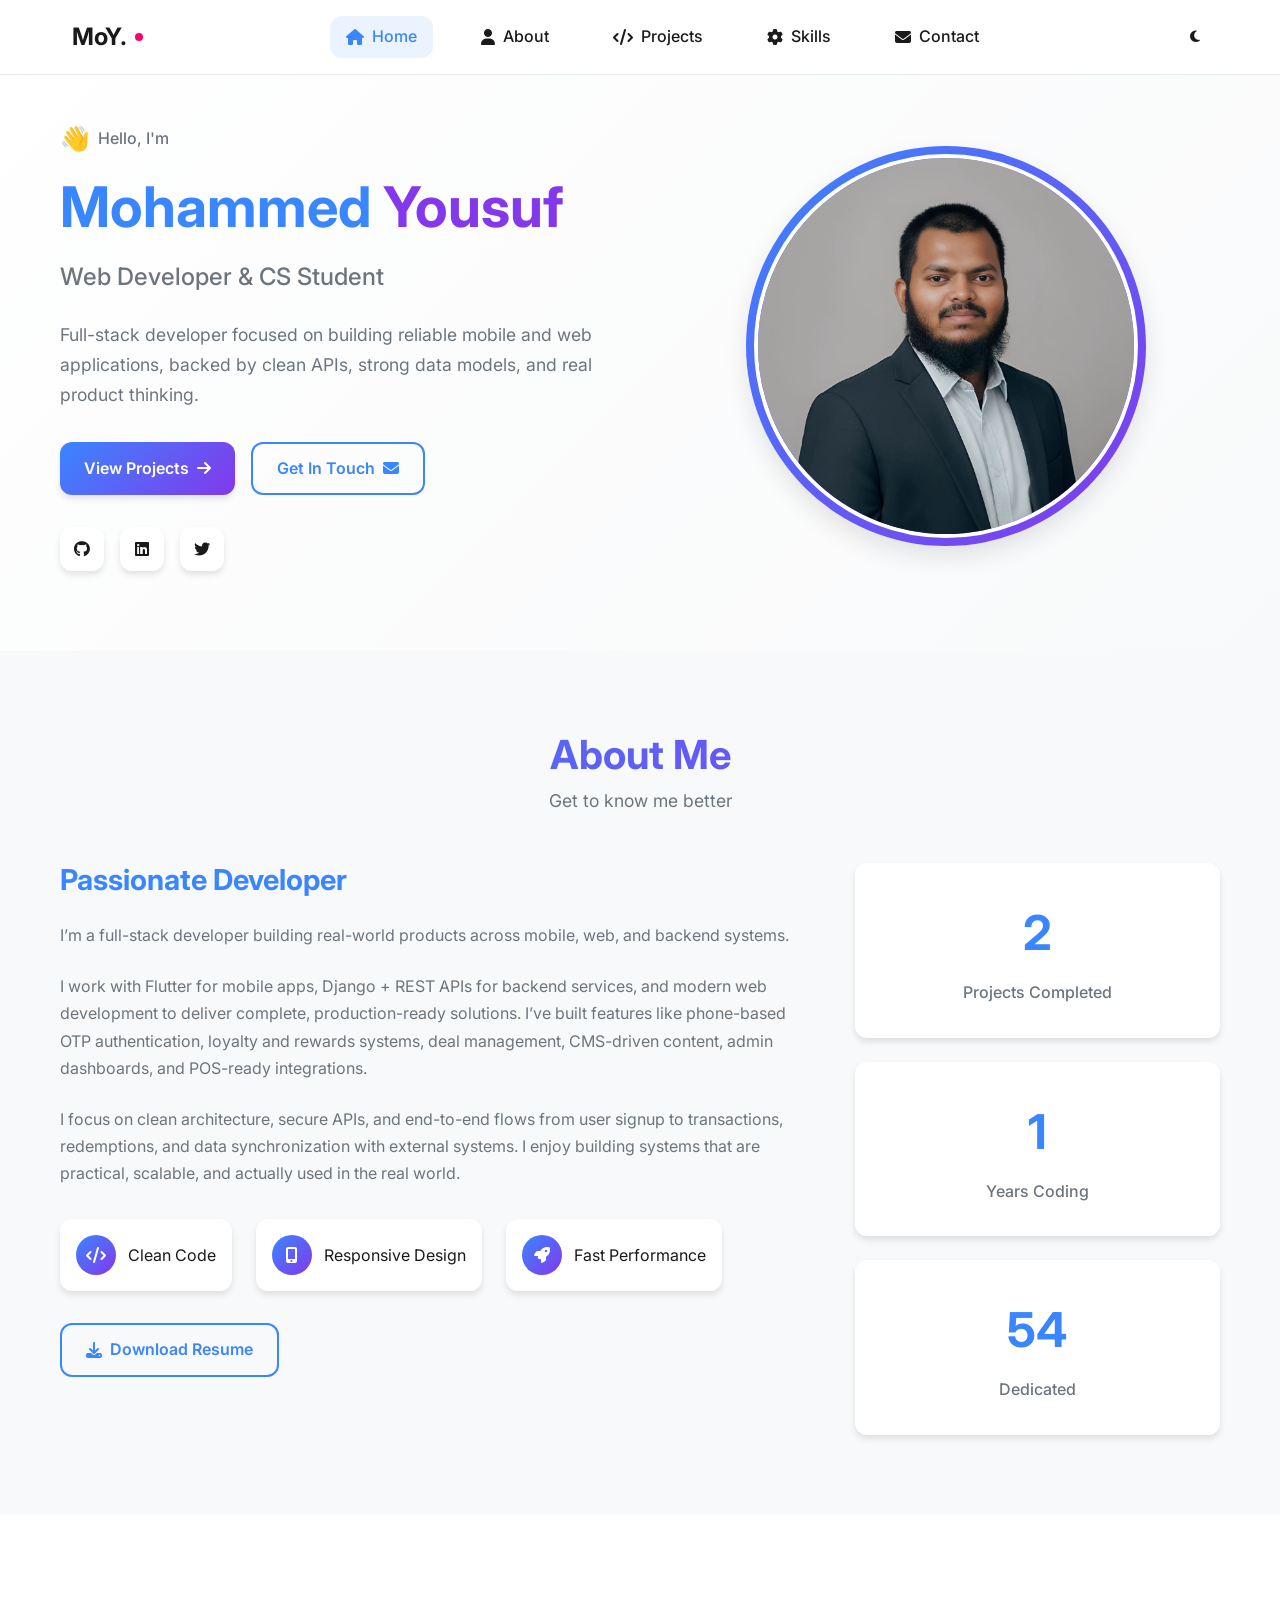
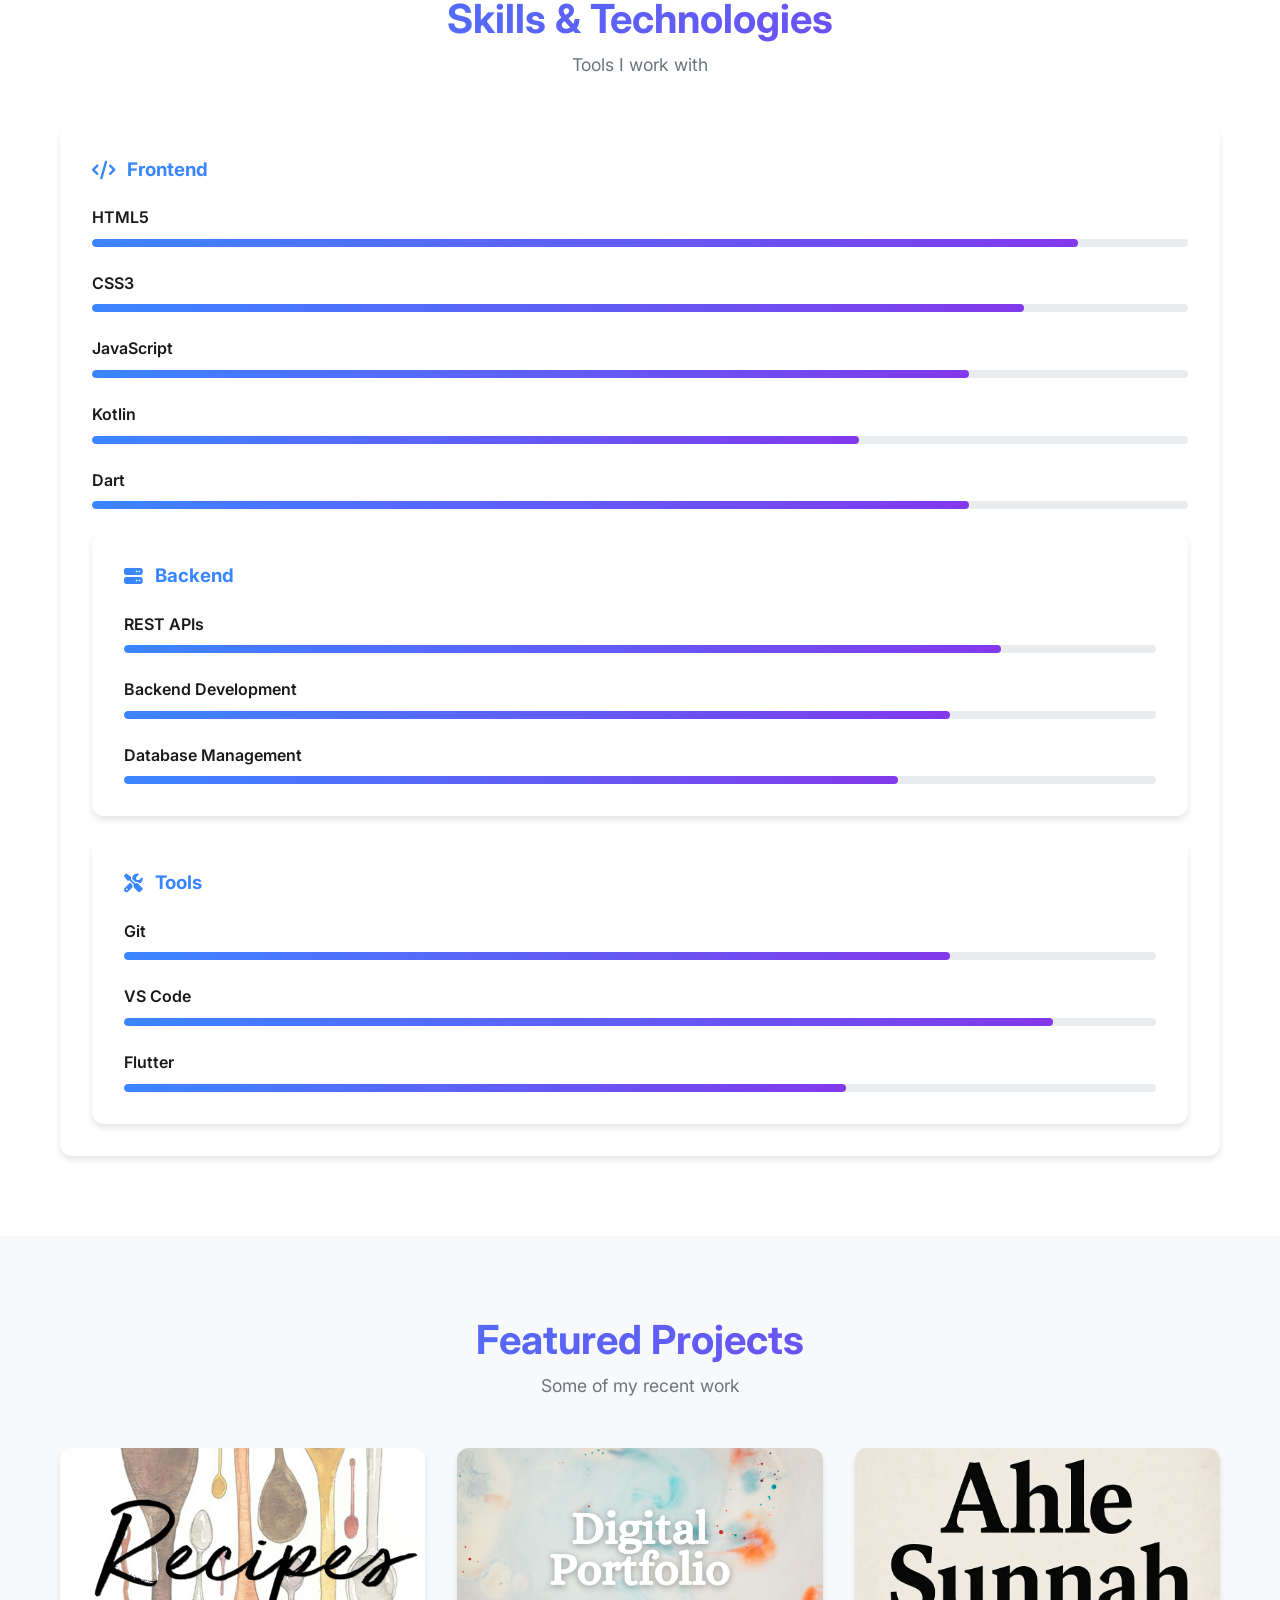
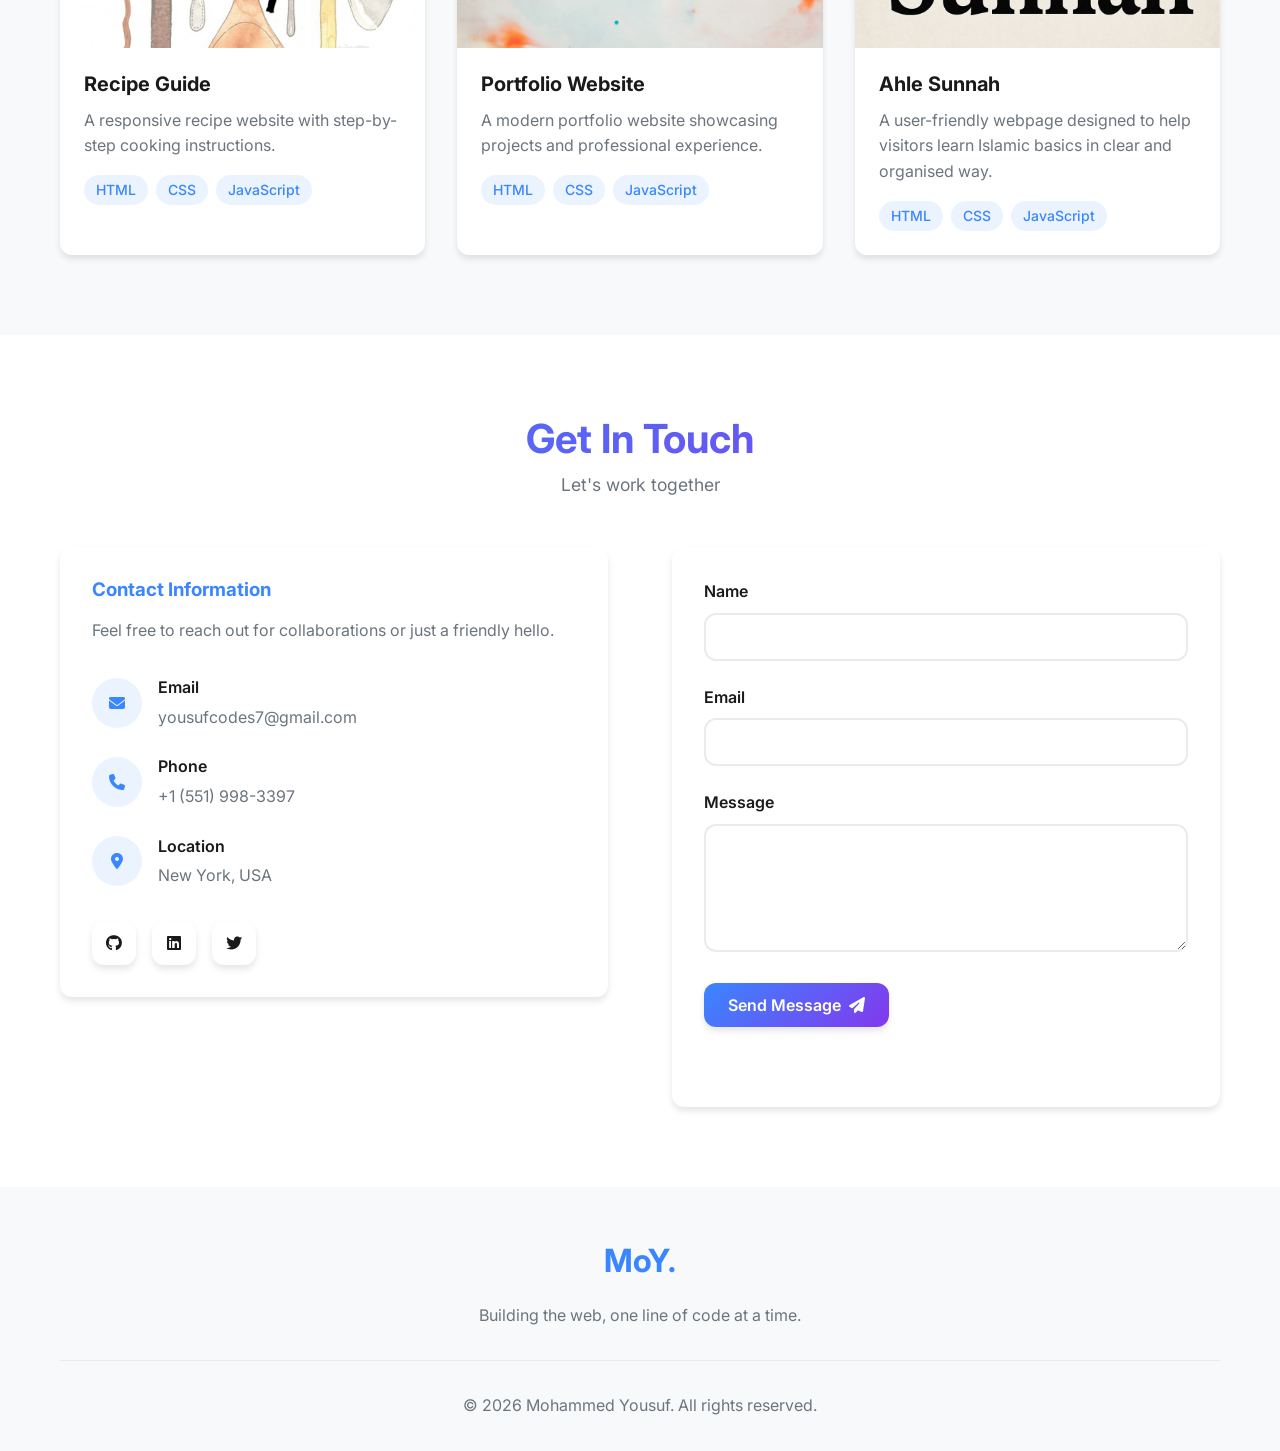
<file: index.html>
<!DOCTYPE html>
<html lang="en">
  <head>
    <meta charset="UTF-8" />
    <meta name="viewport" content="width=device-width, initial-scale=1.0" />
    <title>Yousuf Mohammed - Web Developer</title>
    <link
      href="https://fonts.googleapis.com/css2?family=Inter:wght@300;400;500;600;700&display=swap"
      rel="stylesheet"
    />
    <link
      href="https://cdnjs.cloudflare.com/ajax/libs/font-awesome/6.5.0/css/all.min.css"
      rel="stylesheet"
    />
    <link rel="stylesheet" href="style.css" />
  </head>
  <body>
    <!-- Navigation -->
    <nav class="navbar">
      <div class="nav-container">
        <div class="nav-logo">
          <span class="logo-text">MoY.</span>
          <div class="logo-dot"></div>
        </div>
        <div class="nav-menu">
          <a href="#home" class="nav-link">
            <i class="fas fa-home"></i>
            <span class="nav-text">Home</span>
          </a>
          <a href="#about" class="nav-link">
            <i class="fas fa-user"></i>
            <span class="nav-text">About</span>
          </a>
          <a href="#projects" class="nav-link">
            <i class="fas fa-code"></i>
            <span class="nav-text">Projects</span>
          </a>
          <a href="#skills" class="nav-link">
            <i class="fas fa-cog"></i>
            <span class="nav-text">Skills</span>
          </a>
          <a href="#contact" class="nav-link">
            <i class="fas fa-envelope"></i>
            <span class="nav-text">Contact</span>
          </a>
        </div>
        <div class="nav-actions">
          <button class="theme-toggle" id="themeToggle">
            <i class="fas fa-moon"></i>
          </button>
          <button class="menu-toggle" id="menuToggle">
            <span></span>
            <span></span>
            <span></span>
          </button>
        </div>
      </div>
    </nav>

    <!-- Mobile Bottom Nav -->
    <div class="mobile-nav">
      <a href="#home" class="mobile-nav-item active">
        <i class="fas fa-home"></i>
        <span>Home</span>
      </a>
      <a href="#about" class="mobile-nav-item">
        <i class="fas fa-user"></i>
        <span>About</span>
      </a>
      <a href="#projects" class="mobile-nav-item">
        <i class="fas fa-code"></i>
        <span>Projects</span>
      </a>
      <a href="#contact" class="mobile-nav-item">
        <i class="fas fa-envelope"></i>
        <span>Contact</span>
      </a>
    </div>

    <!-- Hero Section -->
    <section id="home" class="hero">
      <div class="container">
        <div class="hero-content">
          <div class="hero-text">
            <div class="greeting">
              <span class="wave">👋</span>
              <span>Hello, I'm</span>
            </div>
            <h1 class="hero-title">
              <span class="name-primary">Mohammed</span>
              <span class="name-secondary">Yousuf</span>
            </h1>
            <p class="hero-subtitle">Web Developer & CS Student</p>
            <p class="hero-description">
              Full-stack developer focused on building reliable mobile and web
              applications, backed by clean APIs, strong data models, and real
              product thinking.
            </p>
            <div class="hero-buttons">
              <a href="#projects" class="btn btn-primary">
                <span>View Projects</span>
                <i class="fas fa-arrow-right"></i>
              </a>
              <a href="#contact" class="btn btn-secondary">
                <span>Get In Touch</span>
                <i class="fas fa-envelope"></i>
              </a>
            </div>
            <div class="social-links">
              <a
                href="https://github.com/Myousufcodes"
                class="social-link"
                target="_blank"
              >
                <i class="fab fa-github"></i>
              </a>
              <a
                href="https://www.linkedin.com/in/yousuf-mohammed-a06436345?utm_source=share&utm_campaign=share_via&utm_content=profile&utm_medium=android_app"
                class="social-link"
                target="_blank"
              >
                <i class="fab fa-linkedin"></i>
              </a>
              <a
                href="https://twitter.com/yousufcodes"
                class="social-link"
                target="_blank"
              >
                <i class="fab fa-twitter"></i>
              </a>
            </div>
          </div>
          <div class="hero-image">
            <div class="image-container">
              <img
                src="my pic.jpg"
                alt="Mohammed Yousuf"
                class="profile-image"
              />
            </div>
          </div>
        </div>
      </div>
    </section>

    <!-- About Section -->
    <section id="about" class="about">
      <div class="container">
        <div class="section-header">
          <h2 class="section-title">About Me</h2>
          <p class="section-subtitle">Get to know me better</p>
        </div>
        <div class="about-content">
          <div class="about-text">
            <h3>Passionate Developer</h3>
            <p>
              I’m a full-stack developer building real-world products across
              mobile, web, and backend systems.
            </p>
            <p>
              I work with Flutter for mobile apps, Django + REST APIs for
              backend services, and modern web development to deliver complete,
              production-ready solutions. I’ve built features like phone-based
              OTP authentication, loyalty and rewards systems, deal management,
              CMS-driven content, admin dashboards, and POS-ready integrations.
            </p>
            <p>
              I focus on clean architecture, secure APIs, and end-to-end flows
              from user signup to transactions, redemptions, and data
              synchronization with external systems. I enjoy building systems
              that are practical, scalable, and actually used in the real world.
            </p>
            <div class="about-features">
              <div class="feature">
                <div class="feature-icon">
                  <i class="fas fa-code"></i>
                </div>
                <span>Clean Code</span>
              </div>
              <div class="feature">
                <div class="feature-icon">
                  <i class="fas fa-mobile-alt"></i>
                </div>
                <span>Responsive Design</span>
              </div>
              <div class="feature">
                <div class="feature-icon">
                  <i class="fas fa-rocket"></i>
                </div>
                <span>Fast Performance</span>
              </div>
            </div>
            <a
              href="Yousuf Mohammed  Resume (1).pdf"
              class="btn btn-outline"
              download
            >
              <i class="fas fa-download"></i>
              Download Resume
            </a>
          </div>
          <div class="about-stats">
            <div class="stat-card">
              <div class="stat-number" data-count="5">0</div>
              <div class="stat-label">Projects Completed</div>
            </div>
            <div class="stat-card">
              <div class="stat-number" data-count="3">0</div>
              <div class="stat-label">Years Coding</div>
            </div>
            <div class="stat-card">
              <div class="stat-number" data-count="100"></div>
              <div class="stat-label">Dedicated</div>
            </div>
          </div>
        </div>
      </div>
    </section>

    <!-- Skills Section -->
    <section id="skills" class="skills">
      <div class="container">
        <div class="section-header">
          <h2 class="section-title">Skills & Technologies</h2>
          <p class="section-subtitle">Tools I work with</p>
        </div>
        <div class="skills-grid">
          <div class="skill-category">
            <h3 class="skill-category-title">
              <i class="fas fa-code"></i>
              Frontend
            </h3>
            <div class="skill-items">
              <div class="skill-item">
                <span class="skill-name">HTML5</span>
                <div class="skill-level">
                  <div class="skill-bar" data-level="90"></div>
                </div>
              </div>
              <div class="skill-item">
                <span class="skill-name">CSS3</span>
                <div class="skill-level">
                  <div class="skill-bar" data-level="85"></div>
                </div>
              </div>
              <div class="skill-item">
                <span class="skill-name">JavaScript</span>
                <div class="skill-level">
                  <div class="skill-bar" data-level="80"></div>
                </div>
              </div>
          
              <div class="skill-item">
                <span class="skill-name">Kotlin</span>
                <div class="skill-level">
                  <div class="skill-bar" data-level="70"></div>
                </div>
              </div>
              <div class="skill-item">
                <span class="skill-name">Dart</span>
                <div class="skill-level">
                  <div class="skill-bar" data-level="80"></div>
                </div>
          </div>

          <div class="skill-category">
            <h3 class="skill-category-title">
              <i class="fas fa-server"></i>
              Backend
            </h3>
            <div class="skill-items">
              <div class="skill-item">
                <span class="skill-name">REST APIs</span>
                <div class="skill-level">
                  <div class="skill-bar" data-level="85"></div>
                </div>
              </div>
              <div class="skill-item">
                <span class="skill-name">Backend Development</span>
                <div class="skill-level">
                  <div class="skill-bar" data-level="80"></div>
                </div>
              </div>
              <div class="skill-item">
                <span class="skill-name">Database Management</span>
                <div class="skill-level">
                  <div class="skill-bar" data-level="75"></div>
                </div>
              </div>
            </div>
          </div>

          <div class="skill-category">
            <h3 class="skill-category-title">
              <i class="fas fa-tools"></i>
              Tools
            </h3>
            <div class="skill-items">
              <div class="skill-item">
                <span class="skill-name">Git</span>
                <div class="skill-level">
                  <div class="skill-bar" data-level="80"></div>
                </div>
              </div>
              <div class="skill-item">
                <span class="skill-name">VS Code</span>
                <div class="skill-level">
                  <div class="skill-bar" data-level="90"></div>
                </div>
              </div>
              <div class="skill-item">
                <span class="skill-name">Flutter</span>
                <div class="skill-level">
                  <div class="skill-bar" data-level="70"></div>
                </div>
              </div>
            </div>
          </div>
        </div>
      </div>
    </section>

    <!-- Projects Section -->
    <section id="projects" class="projects">
      <div class="container">
        <div class="section-header">
          <h2 class="section-title">Featured Projects</h2>
          <p class="section-subtitle">Some of my recent work</p>
        </div>
        <div class="projects-grid">
          <div class="project-card">
            <div class="project-image">
              <img
                src="recipie img.webp"
                alt="Recipe Guide Project"
                class="project-cover"
              />
              <div class="project-overlay">
                <div class="project-links">
                  <a
                    href="https://quickfoodrecipeguide.netlify.app"
                    class="project-link"
                    target="_blank"
                  >
                    <i class="fas fa-external-link-alt"></i>
                  </a>
                  <a
                    href="https://github.com/Myousufcodes/Quick-food-guide-"
                    class="project-link"
                    target="_blank"
                  >
                    <i class="fab fa-github"></i>
                  </a>
                </div>
              </div>
            </div>
            <div class="project-content">
              <h3 class="project-title">Recipe Guide</h3>
              <p class="project-description">
                A responsive recipe website with step-by-step cooking
                instructions.
              </p>
              <div class="project-tech">
                <span class="tech-tag">HTML</span>
                <span class="tech-tag">CSS</span>
                <span class="tech-tag">JavaScript</span>
              </div>
            </div>
          </div>

          <div class="project-card">
            <div class="project-image">
              <img
                src="digiportfolio cover img.jpg"
                alt="Portfolio Website"
                class="project-cover"
              />
              <div class="project-overlay">
                <div class="project-links">
                  <a
                    href="https://myousufcodes.github.io/Digital-Portfolio/"
                    class="project-link"
                    target="_blank"
                  >
                    <i class="fas fa-external-link-alt"></i>
                  </a>
                  <a
                    href="https://github.com/Myousufcodes"
                    class="project-link"
                    target="_blank"
                  >
                    <i class="fab fa-github"></i>
                  </a>
                </div>
              </div>
            </div>
            <div class="project-content">
              <h3 class="project-title">Portfolio Website</h3>
              <p class="project-description">
                A modern portfolio website showcasing projects and professional
                experience.
              </p>
              <div class="project-tech">
                <span class="tech-tag">HTML</span>
                <span class="tech-tag">CSS</span>
                <span class="tech-tag">JavaScript</span>
              </div>
            </div>
          </div>

          <div class="project-card">
            <div class="project-image">
              <img
                src="portfoilio Ahle sunnah img.jpg"
                alt="Ahle Sunnah Project"
                class="project-cover"
              />
              <div class="project-overlay">
                <div class="project-links">
                  <a
                    href="https://arksite.netlify.app/"
                    class="project-link"
                    target="_blank"
                  >
                    <i class="fas fa-external-link-alt"></i>
                  </a>
                  <a
                    href="https://github.com/Myousufcodes"
                    class="project-link"
                    target="_blank"
                  >
                    <i class="fab fa-github"></i>
                  </a>
                </div>
              </div>
            </div>
            <div class="project-content">
              <h3 class="project-title">Ahle Sunnah</h3>
              <p class="project-description">
                A user-friendly webpage designed to help visitors learn Islamic
                basics in clear and organised way.
              </p>
              <div class="project-tech">
                <span class="tech-tag">HTML</span>
                <span class="tech-tag">CSS</span>
                <span class="tech-tag">JavaScript</span>
              </div>
            </div>
          </div>
        </div>
      </div>
    </section>

    <!-- Contact Section -->
    <section id="contact" class="contact">
      <div class="container">
        <div class="section-header">
          <h2 class="section-title">Get In Touch</h2>
          <p class="section-subtitle">Let's work together</p>
        </div>
        <div class="contact-content">
          <div class="contact-info">
            <div class="contact-card">
              <h3>Contact Information</h3>
              <p>
                Feel free to reach out for collaborations or just a friendly
                hello.
              </p>

              <div class="contact-details">
                <div class="contact-item">
                  <div class="contact-icon">
                    <i class="fas fa-envelope"></i>
                  </div>
                  <div class="contact-text">
                    <span>Email</span>
                    <a href="mailto:yousufcodes7@gmail.com"
                      >yousufcodes7@gmail.com</a
                    >
                  </div>
                </div>

                <div class="contact-item">
                  <div class="contact-icon">
                    <i class="fas fa-phone"></i>
                  </div>
                  <div class="contact-text">
                    <span>Phone</span>
                    <a href="tel:+15519983397">+1 (551) 998-3397</a>
                  </div>
                </div>

                <div class="contact-item">
                  <div class="contact-icon">
                    <i class="fas fa-map-marker-alt"></i>
                  </div>
                  <div class="contact-text">
                    <span>Location</span>
                    <a href="https://maps.app.goo.gl/VEXrPzmrcGGPfwbX6"
                      >New York, USA</a
                    >
                  </div>
                </div>
              </div>

              <div class="social-links">
                <a
                  href="https://github.com/Myousufcodes"
                  class="social-link"
                  target="_blank"
                >
                  <i class="fab fa-github"></i>
                </a>
                <a
                  href="https://www.linkedin.com/in/mohammed-yousuf-a06436345?utm_source=share&utm_campaign=share_via&utm_content=profile&utm_medium=android_app"
                  class="social-link"
                  target="_blank"
                >
                  <i class="fab fa-linkedin"></i>
                </a>
                <a
                  href="https://twitter.com/yousufcodes"
                  class="social-link"
                  target="_blank"
                >
                  <i class="fab fa-twitter"></i>
                </a>
              </div>
            </div>
          </div>

          <div class="contact-form">
            <form
              action="https://formspree.io/f/mjkenbaz"
              method="POST"
              id="contactForm"
              class="contact-card"
            >
              <div class="form-group">
                <label for="name">Name</label>
                <input type="text" id="name" name="name" required />
              </div>

              <div class="form-group">
                <label for="email">Email</label>
                <input type="email" id="email" name="email" required />
              </div>

              <div class="form-group">
                <label for="message">Message</label>
                <textarea
                  id="message"
                  name="message"
                  rows="5"
                  required
                ></textarea>
              </div>

              <!-- Formspree Hidden Fields -->
              <input
                type="hidden"
                name="_subject"
                value="New message from portfolio"
              />
              <input type="text" name="_gotcha" style="display: none" />

              <button type="submit" class="btn btn-primary">
                Send Message
                <i class="fas fa-paper-plane"></i>
              </button>

              <!-- Form Status Message -->
              <div id="form-status" class="form-status"></div>
            </form>
          </div>
        </div>
      </div>
    </section>

    <!-- Footer -->
    <footer class="footer">
      <div class="container">
        <div class="footer-content">
          <div class="footer-logo">
            <span>MoY.</span>
          </div>
          <p class="footer-text">
            Building the web, one line of code at a time.
          </p>
          <div class="footer-bottom">
            <p>
              &copy; <span id="currentYear"></span> Mohammed Yousuf. All rights
              reserved.
            </p>
          </div>
        </div>
      </div>
    </footer>

    <script src="script.js"></script>
  </body>
</html>
</file>
<file: style.css>
/* Reset and Base Styles */
* {
    margin: 0;
    padding: 0;
    box-sizing: border-box;
}

:root {
    --primary-color: #3a86ff;
    --secondary-color: #8338ec;
    --accent-color: #ff006e;
    --text-primary: #1a1a1a;
    --text-secondary: #6c757d;
    --bg-primary: #ffffff;
    --bg-secondary: #f8f9fa;
    --bg-card: #ffffff;
    --border-color: #e9ecef;
    --shadow: 0 4px 6px rgba(0, 0, 0, 0.1);
    --shadow-lg: 0 10px 25px rgba(0, 0, 0, 0.1);
    --transition: all 0.3s ease;
    --border-radius: 12px;
}

[data-theme="dark"] {
    --primary-color: #4dabf7;
    --secondary-color: #9775fa;
    --accent-color: #ff6b6b;
    --text-primary: #f8f9fa;
    --text-secondary: #adb5bd;
    --bg-primary: #121212;
    --bg-secondary: #1e1e1e;
    --bg-card: #2d2d2d;
    --border-color: #404040;
    --shadow: 0 4px 6px rgba(0, 0, 0, 0.3);
    --shadow-lg: 0 10px 25px rgba(0, 0, 0, 0.4);
}

html {
    scroll-behavior: smooth;
}

body {
    font-family: 'Inter', sans-serif;
    line-height: 1.6;
    color: var(--text-primary);
    background-color: var(--bg-primary);
    transition: var(--transition);
}

.container {
    max-width: 1200px;
    margin: 0 auto;
    padding: 0 20px;
}

/* Typography */
h1, h2, h3, h4, h5, h6 {
    font-weight: 700;
    line-height: 1.2;
    margin-bottom: 1rem;
}

.section-title {
    font-size: 2.5rem;
    text-align: center;
    margin-bottom: 0.5rem;
    background: linear-gradient(135deg, var(--primary-color), var(--secondary-color));
    -webkit-background-clip: text;
    -webkit-text-fill-color: transparent;
    background-clip: text;
}

.section-subtitle {
    text-align: center;
    color: var(--text-secondary);
    margin-bottom: 3rem;
    font-size: 1.1rem;
}

/* Buttons */
.btn {
    display: inline-flex;
    align-items: center;
    gap: 0.5rem;
    padding: 12px 24px;
    border-radius: var(--border-radius);
    text-decoration: none;
    font-weight: 600;
    transition: var(--transition);
    border: none;
    cursor: pointer;
    font-family: inherit;
    font-size: 1rem;
}

.btn-primary {
    background: linear-gradient(135deg, var(--primary-color), var(--secondary-color));
    color: white;
    box-shadow: var(--shadow);
}

.btn-primary:hover {
    transform: translateY(-2px);
    box-shadow: var(--shadow-lg);
}

.btn-secondary {
    background: transparent;
    color: var(--primary-color);
    border: 2px solid var(--primary-color);
}

.btn-secondary:hover {
    background: var(--primary-color);
    color: white;
}

.btn-outline {
    background: transparent;
    color: var(--primary-color);
    border: 2px solid var(--primary-color);
}

.btn-outline:hover {
    background: var(--primary-color);
    color: white;
}

/* Navigation */
.navbar {
    position: fixed;
    top: 0;
    width: 100%;
    background: rgba(255, 255, 255, 0.95);
    backdrop-filter: blur(10px);
    border-bottom: 1px solid var(--border-color);
    z-index: 1000;
    transition: var(--transition);
}

[data-theme="dark"] .navbar {
    background: rgba(30, 30, 30, 0.95);
}

.nav-container {
    display: flex;
    justify-content: space-between;
    align-items: center;
    padding: 1rem 2rem;
    max-width: 1200px;
    margin: 0 auto;
}

.nav-logo {
    display: flex;
    align-items: center;
    gap: 0.5rem;
    font-weight: 700;
    font-size: 1.5rem;
}

.logo-dot {
    width: 8px;
    height: 8px;
    background: var(--accent-color);
    border-radius: 50%;
}

.nav-menu {
    display: flex;
    gap: 2rem;
}

.nav-link {
    display: flex;
    align-items: center;
    gap: 0.5rem;
    text-decoration: none;
    color: var(--text-primary);
    font-weight: 500;
    transition: var(--transition);
    padding: 0.5rem 1rem;
    border-radius: var(--border-radius);
}

.nav-link:hover, .nav-link.active {
    color: var(--primary-color);
    background: rgba(58, 134, 255, 0.1);
}

.nav-actions {
    display: flex;
    align-items: center;
    gap: 1rem;
}

.theme-toggle, .menu-toggle {
    background: none;
    border: none;
    color: var(--text-primary);
    cursor: pointer;
    padding: 0.5rem;
    border-radius: var(--border-radius);
    transition: var(--transition);
}

.theme-toggle:hover, .menu-toggle:hover {
    background: rgba(58, 134, 255, 0.1);
}

.menu-toggle {
    display: none;
    flex-direction: column;
    gap: 4px;
}

.menu-toggle span {
    width: 20px;
    height: 2px;
    background: var(--text-primary);
    transition: var(--transition);
}

/* Mobile Navigation */
.mobile-nav {
    display: none;
    position: fixed;
    bottom: 0;
    left: 0;
    right: 0;
    background: var(--bg-card);
    border-top: 1px solid var(--border-color);
    padding: 0.5rem;
    z-index: 1000;
    box-shadow: 0 -2px 10px rgba(0, 0, 0, 0.1);
}

.mobile-nav-item {
    display: flex;
    flex-direction: column;
    align-items: center;
    gap: 0.25rem;
    text-decoration: none;
    color: var(--text-secondary);
    padding: 0.5rem;
    border-radius: var(--border-radius);
    transition: var(--transition);
    flex: 1;
    text-align: center;
    font-size: 0.8rem;
}

.mobile-nav-item.active, .mobile-nav-item:hover {
    color: var(--primary-color);
    background: rgba(58, 134, 255, 0.1);
}

/* Hero Section */
.hero {
    padding: 120px 0 80px;
    background: linear-gradient(135deg, var(--bg-primary) 0%, var(--bg-secondary) 100%);
}

.hero-content {
    display: grid;
    grid-template-columns: 1fr 1fr;
    gap: 4rem;
    align-items: center;
}

.hero-text {
    max-width: 600px;
}

.greeting {
    display: flex;
    align-items: center;
    gap: 0.5rem;
    margin-bottom: 1rem;
    color: var(--text-secondary);
    font-weight: 500;
}

.wave {
    font-size: 1.5rem;
}

.hero-title {
    font-size: 3.5rem;
    margin-bottom: 1rem;
}

.name-primary {
    color: var(--primary-color);
}

.name-secondary {
    color: var(--secondary-color);
}

.hero-subtitle {
    font-size: 1.5rem;
    color: var(--text-secondary);
    margin-bottom: 1.5rem;
    font-weight: 500;
}

.hero-description {
    font-size: 1.1rem;
    color: var(--text-secondary);
    margin-bottom: 2rem;
    line-height: 1.7;
}

.hero-buttons {
    display: flex;
    gap: 1rem;
    margin-bottom: 2rem;
    flex-wrap: wrap;
}

.social-links {
    display: flex;
    gap: 1rem;
}

.social-link {
    display: flex;
    align-items: center;
    justify-content: center;
    width: 44px;
    height: 44px;
    background: var(--bg-card);
    color: var(--text-primary);
    border-radius: var(--border-radius);
    text-decoration: none;
    transition: var(--transition);
    box-shadow: var(--shadow);
}

.social-link:hover {
    transform: translateY(-2px);
    box-shadow: var(--shadow-lg);
    color: var(--primary-color);
}

.hero-image {
    display: flex;
    justify-content: center;
}

.image-container {
    position: relative;
    width: 400px;
    height: 400px;
    border-radius: 50%;
    background: linear-gradient(135deg, var(--primary-color), var(--secondary-color));
    padding: 8px;
    box-shadow: var(--shadow-lg);
}

.profile-image {
    width: 100%;
    height: 100%;
    border-radius: 50%;
    object-fit: cover;
    border: 4px solid var(--bg-primary);
}

/* About Section */
.about {
    padding: 80px 0;
    background: var(--bg-secondary);
}

.about-content {
    display: grid;
    grid-template-columns: 2fr 1fr;
    gap: 4rem;
    align-items: start;
}

.about-text h3 {
    font-size: 1.8rem;
    margin-bottom: 1.5rem;
    color: var(--primary-color);
}

.about-text p {
    margin-bottom: 1.5rem;
    color: var(--text-secondary);
    line-height: 1.7;
}

.about-features {
    display: flex;
    gap: 1.5rem;
    margin: 2rem 0;
    flex-wrap: wrap;
}

.feature {
    display: flex;
    align-items: center;
    gap: 0.75rem;
    padding: 1rem;
    background: var(--bg-card);
    border-radius: var(--border-radius);
    box-shadow: var(--shadow);
    transition: var(--transition);
}

.feature:hover {
    transform: translateY(-2px);
    box-shadow: var(--shadow-lg);
}

.feature-icon {
    width: 40px;
    height: 40px;
    background: linear-gradient(135deg, var(--primary-color), var(--secondary-color));
    border-radius: 50%;
    display: flex;
    align-items: center;
    justify-content: center;
    color: white;
}

.about-stats {
    display: flex;
    flex-direction: column;
    gap: 1.5rem;
}

.stat-card {
    background: var(--bg-card);
    padding: 2rem;
    border-radius: var(--border-radius);
    text-align: center;
    box-shadow: var(--shadow);
    transition: var(--transition);
}

.stat-card:hover {
    transform: translateY(-5px);
    box-shadow: var(--shadow-lg);
}

.stat-number {
    font-size: 3rem;
    font-weight: 700;
    color: var(--primary-color);
    margin-bottom: 0.5rem;
}

.stat-label {
    color: var(--text-secondary);
    font-weight: 500;
}

/* Skills Section */
.skills {
    padding: 80px 0;
}

.skills-grid {
    display: grid;
    grid-template-columns: repeat(auto-fit, minmax(300px, 1fr));
    gap: 2rem;
}

.skill-category {
    background: var(--bg-card);
    padding: 2rem;
    border-radius: var(--border-radius);
    box-shadow: var(--shadow);
    transition: var(--transition);
}

.skill-category:hover {
    transform: translateY(-5px);
    box-shadow: var(--shadow-lg);
}

.skill-category-title {
    display: flex;
    align-items: center;
    gap: 0.75rem;
    margin-bottom: 1.5rem;
    color: var(--primary-color);
}

.skill-items {
    display: flex;
    flex-direction: column;
    gap: 1.5rem;
}

.skill-item {
    display: flex;
    flex-direction: column;
    gap: 0.5rem;
}

.skill-name {
    font-weight: 600;
    color: var(--text-primary);
}

.skill-level {
    height: 8px;
    background: var(--border-color);
    border-radius: 4px;
    overflow: hidden;
}

.skill-bar {
    height: 100%;
    background: linear-gradient(135deg, var(--primary-color), var(--secondary-color));
    border-radius: 4px;
    width: 0;
    transition: width 1.5s ease;
}

/* Projects Section */
.projects {
    padding: 80px 0;
    background: var(--bg-secondary);
}

.projects-grid {
    display: grid;
    grid-template-columns: repeat(auto-fit, minmax(350px, 1fr));
    gap: 2rem;
}

.project-card {
    background: var(--bg-card);
    border-radius: var(--border-radius);
    overflow: hidden;
    box-shadow: var(--shadow);
    transition: var(--transition);
}

.project-card:hover {
    transform: translateY(-5px);
    box-shadow: var(--shadow-lg);
}

.project-image {
    position: relative;
    height: 200px;
    overflow: hidden;
}

.project-cover {
    width: 100%;
    height: 100%;
    object-fit: cover;
    transition: var(--transition);
}

.project-card:hover .project-cover {
    transform: scale(1.05);
}

.project-overlay {
    position: absolute;
    top: 0;
    left: 0;
    right: 0;
    bottom: 0;
    background: rgba(0, 0, 0, 0.8);
    display: flex;
    align-items: center;
    justify-content: center;
    opacity: 0;
    transition: var(--transition);
}

.project-card:hover .project-overlay {
    opacity: 1;
}

.project-links {
    display: flex;
    gap: 1rem;
}

.project-link {
    width: 50px;
    height: 50px;
    background: white;
    color: var(--primary-color);
    border-radius: 50%;
    display: flex;
    align-items: center;
    justify-content: center;
    text-decoration: none;
    transition: var(--transition);
}

.project-link:hover {
    transform: scale(1.1);
    background: var(--primary-color);
    color: white;
}

.project-content {
    padding: 1.5rem;
}

.project-title {
    font-size: 1.25rem;
    margin-bottom: 0.75rem;
    color: var(--text-primary);
}

.project-description {
    color: var(--text-secondary);
    margin-bottom: 1rem;
    line-height: 1.6;
}

.project-tech {
    display: flex;
    gap: 0.5rem;
    flex-wrap: wrap;
}

.tech-tag {
    background: rgba(58, 134, 255, 0.1);
    color: var(--primary-color);
    padding: 0.25rem 0.75rem;
    border-radius: 20px;
    font-size: 0.875rem;
    font-weight: 500;
}

/* Contact Section */
.contact {
    padding: 80px 0;
}

.contact-content {
    display: grid;
    grid-template-columns: 1fr 1fr;
    gap: 4rem;
}

.contact-card {
    background: var(--bg-card);
    padding: 2rem;
    border-radius: var(--border-radius);
    box-shadow: var(--shadow);
    height: fit-content;
}

.contact-card h3 {
    color: var(--primary-color);
    margin-bottom: 1rem;
}

.contact-card p {
    color: var(--text-secondary);
    margin-bottom: 2rem;
    line-height: 1.6;
}

.contact-details {
    display: flex;
    flex-direction: column;
    gap: 1.5rem;
    margin-bottom: 2rem;
}

.contact-item {
    display: flex;
    align-items: center;
    gap: 1rem;
}

.contact-icon {
    width: 50px;
    height: 50px;
    background: rgba(58, 134, 255, 0.1);
    border-radius: 50%;
    display: flex;
    align-items: center;
    justify-content: center;
    color: var(--primary-color);
}

.contact-text span {
    display: block;
    font-weight: 600;
    color: var(--text-primary);
    margin-bottom: 0.25rem;
}

.contact-text a {
    color: var(--text-secondary);
    text-decoration: none;
    transition: var(--transition);
}

.contact-text a:hover {
    color: var(--primary-color);
}

/* Form Styles */
.form-group {
    margin-bottom: 1.5rem;
}

.form-group label {
    display: block;
    margin-bottom: 0.5rem;
    font-weight: 600;
    color: var(--text-primary);
}

.form-group input,
.form-group textarea {
    width: 100%;
    padding: 12px 16px;
    border: 2px solid var(--border-color);
    border-radius: var(--border-radius);
    background: var(--bg-primary);
    color: var(--text-primary);
    font-family: inherit;
    font-size: 1rem;
    transition: var(--transition);
}

.form-group input:focus,
.form-group textarea:focus {
    outline: none;
    border-color: var(--primary-color);
    box-shadow: 0 0 0 3px rgba(58, 134, 255, 0.1);
}

.form-status {
    margin-top: 1rem;
    padding: 1rem;
    border-radius: var(--border-radius);
    text-align: center;
    font-weight: 500;
}

.form-status.success {
    background: rgba(40, 167, 69, 0.1);
    color: #28a745;
    border: 1px solid rgba(40, 167, 69, 0.2);
}

.form-status.error {
    background: rgba(220, 53, 69, 0.1);
    color: #dc3545;
    border: 1px solid rgba(220, 53, 69, 0.2);
}

/* Footer */
.footer {
    background: var(--bg-secondary);
    padding: 3rem 0 2rem;
    text-align: center;
}

.footer-logo {
    font-size: 2rem;
    font-weight: 700;
    margin-bottom: 1rem;
    color: var(--primary-color);
}

.footer-text {
    color: var(--text-secondary);
    margin-bottom: 2rem;
    max-width: 600px;
    margin-left: auto;
    margin-right: auto;
}

.footer-bottom {
    border-top: 1px solid var(--border-color);
    padding-top: 2rem;
    color: var(--text-secondary);
}

/* Animations */
.fade-up {
    opacity: 0;
    transform: translateY(30px);
    transition: opacity 0.6s ease, transform 0.6s ease;
}

.animate-in {
    opacity: 1;
    transform: translateY(0);
}

.skill-bar {
    transition: width 1.5s ease-in-out;
}

@keyframes fadeInUp {
    from {
        opacity: 0;
        transform: translateY(30px);
    }
    to {
        opacity: 1;
        transform: translateY(0);
    }
}

.nav-menu {
    transition: all 0.3s ease;
}

/* Responsive Design */
@media (max-width: 1024px) {
    .hero-content {
        gap: 2rem;
    }
    
    .hero-title {
        font-size: 3rem;
    }
    
    .about-content {
        grid-template-columns: 1fr;
        gap: 3rem;
    }
    
    .contact-content {
        grid-template-columns: 1fr;
        gap: 3rem;
    }
}

@media (max-width: 768px) {
    .nav-menu {
        display: none;
    }
    
    .menu-toggle {
        display: flex;
    }
    
    .mobile-nav {
        display: flex;
    }
    
    .hero-content {
        grid-template-columns: 1fr;
        text-align: center;
        gap: 3rem;
    }
    
    .hero-buttons {
        justify-content: center;
    }
    
    .image-container {
        width: 300px;
        height: 300px;
        margin: 0 auto;
    }
    
    .section-title {
        font-size: 2rem;
    }
    
    .projects-grid {
        grid-template-columns: 1fr;
    }
    
    .skills-grid {
        grid-template-columns: 1fr;
    }
    
    .about-features {
        flex-direction: column;
    }
    
    @media (max-width: 768px) {
        .nav-menu {
            position: absolute;
            top: 100%;
            left: 0;
            right: 0;
            background: var(--bg-card);
            flex-direction: column;
            padding: 1rem;
            box-shadow: var(--shadow-lg);
            border-top: 1px solid var(--border-color);
            transform: translateY(-10px);
            opacity: 0;
            visibility: hidden;
        }
        
        .nav-menu.active {
            transform: translateY(0);
            opacity: 1;
            visibility: visible;
        }
    }
}

@media (max-width: 480px) {
    .container {
        padding: 0 15px;
    }
    
    .nav-container {
        padding: 1rem;
    }
    
    .hero {
        padding: 100px 0 60px;
    }
    
    .hero-title {
        font-size: 2.5rem;
    }
    
    .hero-buttons {
        flex-direction: column;
        align-items: center;
    }
    
    .btn {
        width: 100%;
        justify-content: center;
    }
    
    .image-container {
        width: 250px;
        height: 250px;
    }
    
    .stat-card {
        padding: 1.5rem;
    }
    
    .stat-number {
        font-size: 2.5rem;
    }
}
</file>
